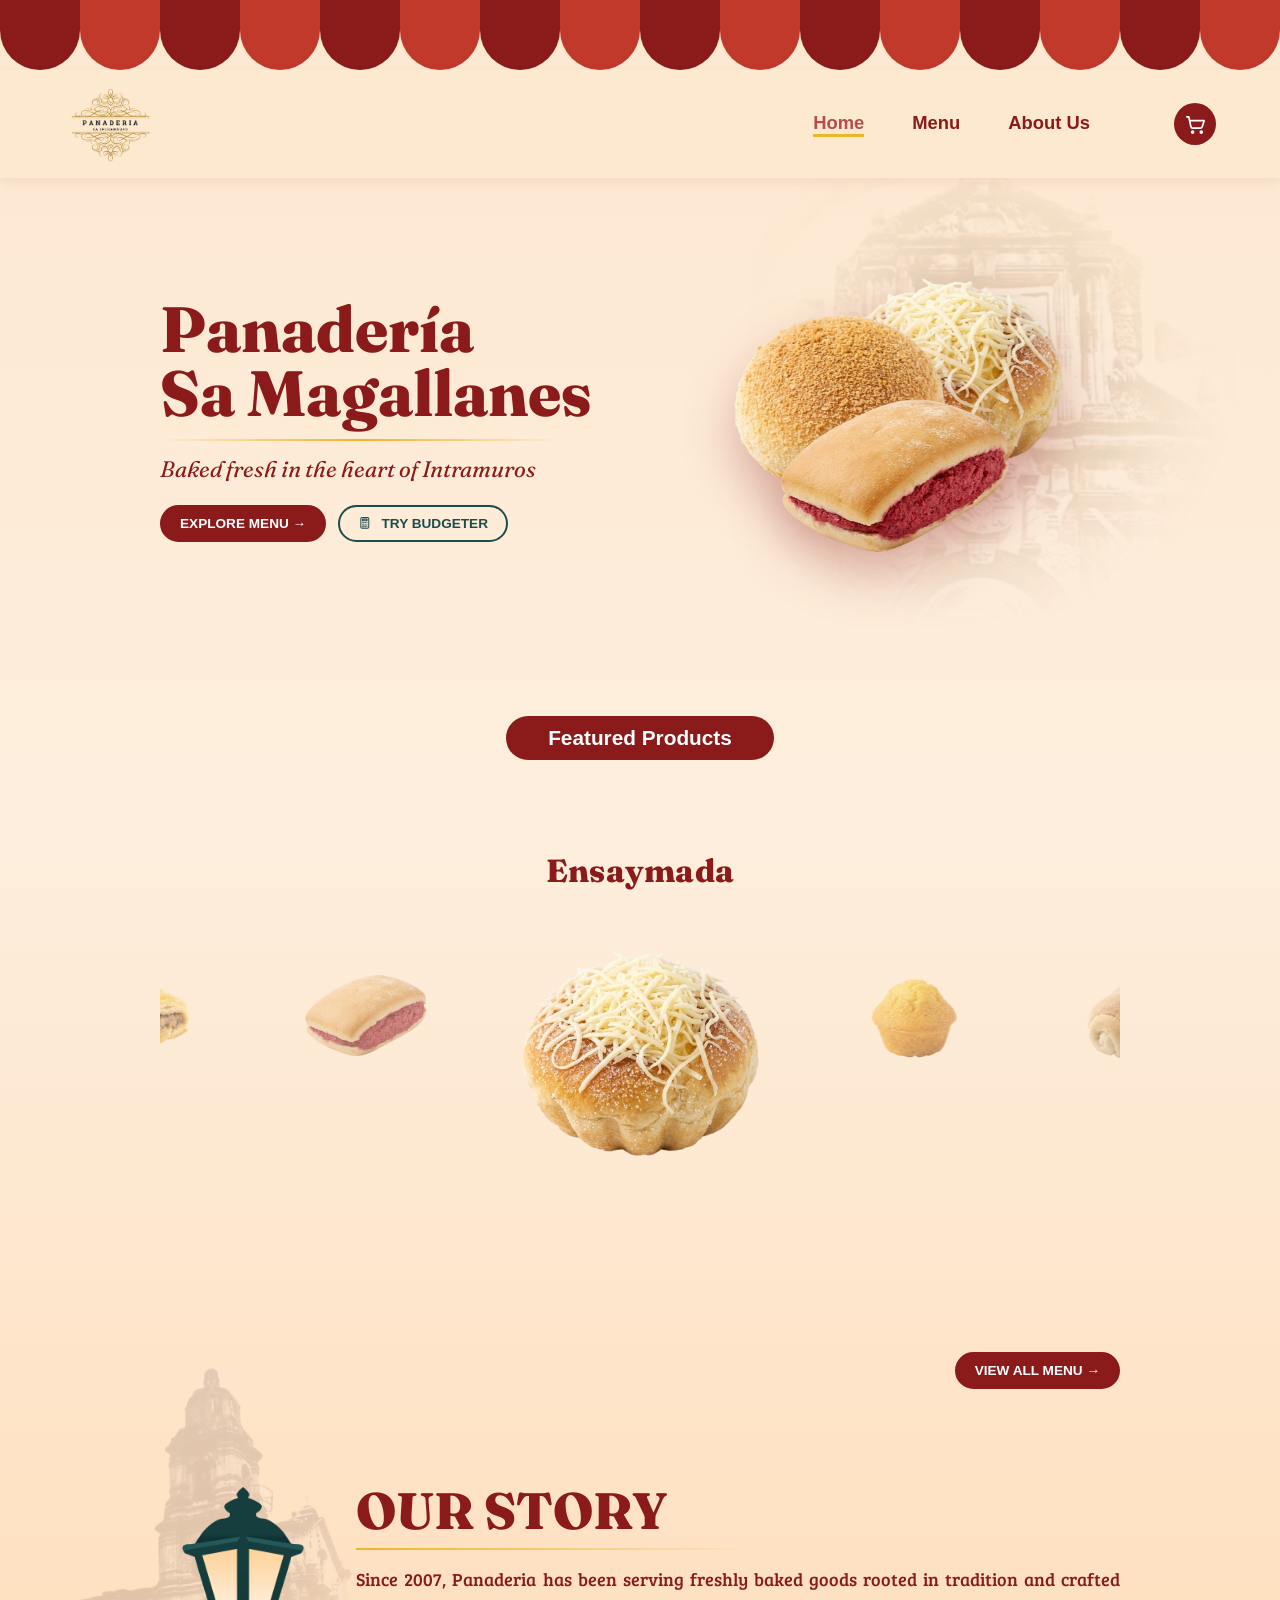
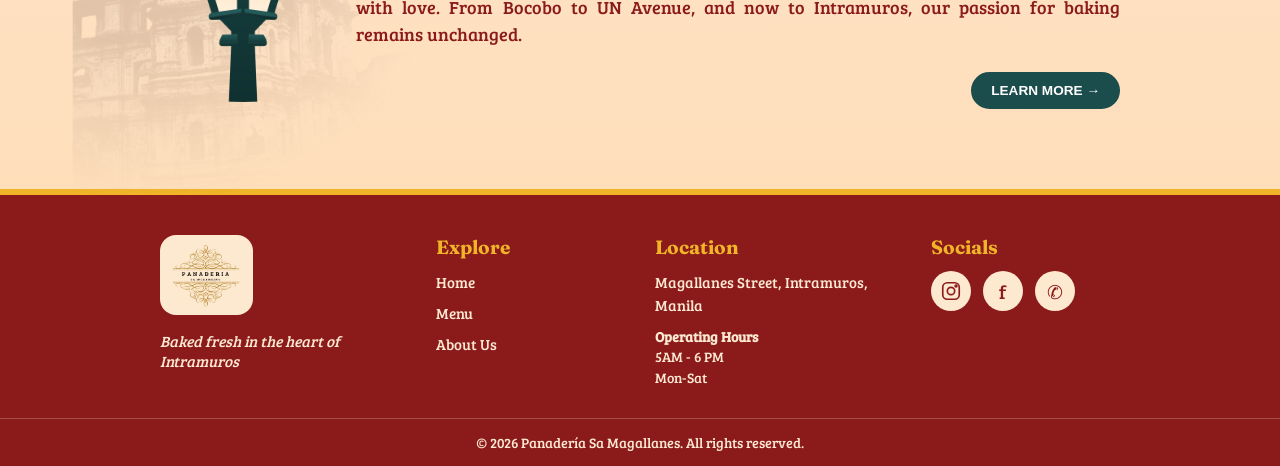
<file: index.html>
<!DOCTYPE html>
<html lang="en">
<head>
  <meta charset="utf-8">
  <meta name="viewport" content="width=device-width, initial-scale=1">
  <title>Home | Panadería Sa Magallanes</title>

  <link rel="preconnect" href="https://fonts.googleapis.com">
  <link href="https://fonts.googleapis.com/css2?family=Bree+Serif&family=Fraunces:ital,wght@0,600;0,800;1,400&display=swap" rel="stylesheet">

  <link rel="stylesheet" href="style.css">
</head>
<body>

  <div class="awning"></div>

  <div id="site-header"></div>

  <main>

    <section class="hero container">
      <div class="hero-text">
        <h1>Panadería<br>Sa Magallanes</h1>
        <div class="divider"></div>
        <p class="tagline">Baked fresh in the heart of Intramuros</p>
        <div class="btns">
          <a class="btn" href="menu.html">EXPLORE MENU →</a>
          <a class="btn btn-outline" href="menu.html#budgeter">🧮 TRY BUDGETER</a>
        </div>
      </div>

      <div class="hero-img hero-products" aria-label="Ensaymada, Pan de Regla, and Cheese Bread">
        <img class="hero-product hero-ensaymada" src="images/Ensaymada.png" alt="Ensaymada">
        <img class="hero-product hero-pan-de-regla" src="images/Pan-De-Regla.png" alt="Pan de Regla">
        <img class="hero-product hero-cheese-bread" src="images/Cheese-Bread.png" alt="Cheese Bread">
      </div>
    </section>

    <section class="container center">
  <span class="pill">Featured Products</span>

  <div class="carousel">
  <div class="car-track" id="featured-track"></div>
  </div>

  <div class="right">
    <a class="btn" href="menu.html">VIEW ALL MENU →</a>
  </div>
  </section>

    <section class="container story-wrap">
      <img class="lamp" src="images/lamp.png" alt="">
      <div class="story">
        <h2>OUR STORY</h2>
        <div class="divider left"></div>
        <p>Since 2007, Panaderia has been serving freshly baked goods rooted in tradition and crafted with love. From Bocobo to UN Avenue, and now to Intramuros, our passion for baking remains unchanged.</p>
        <div class="right">
          <a class="btn btn-teal" href="about.html">LEARN MORE →</a>
        </div>
      </div>
    </section>

  </main>

  <div id="site-footer"></div>

  <script src="script.js"></script>
</body>
</html>
</file>
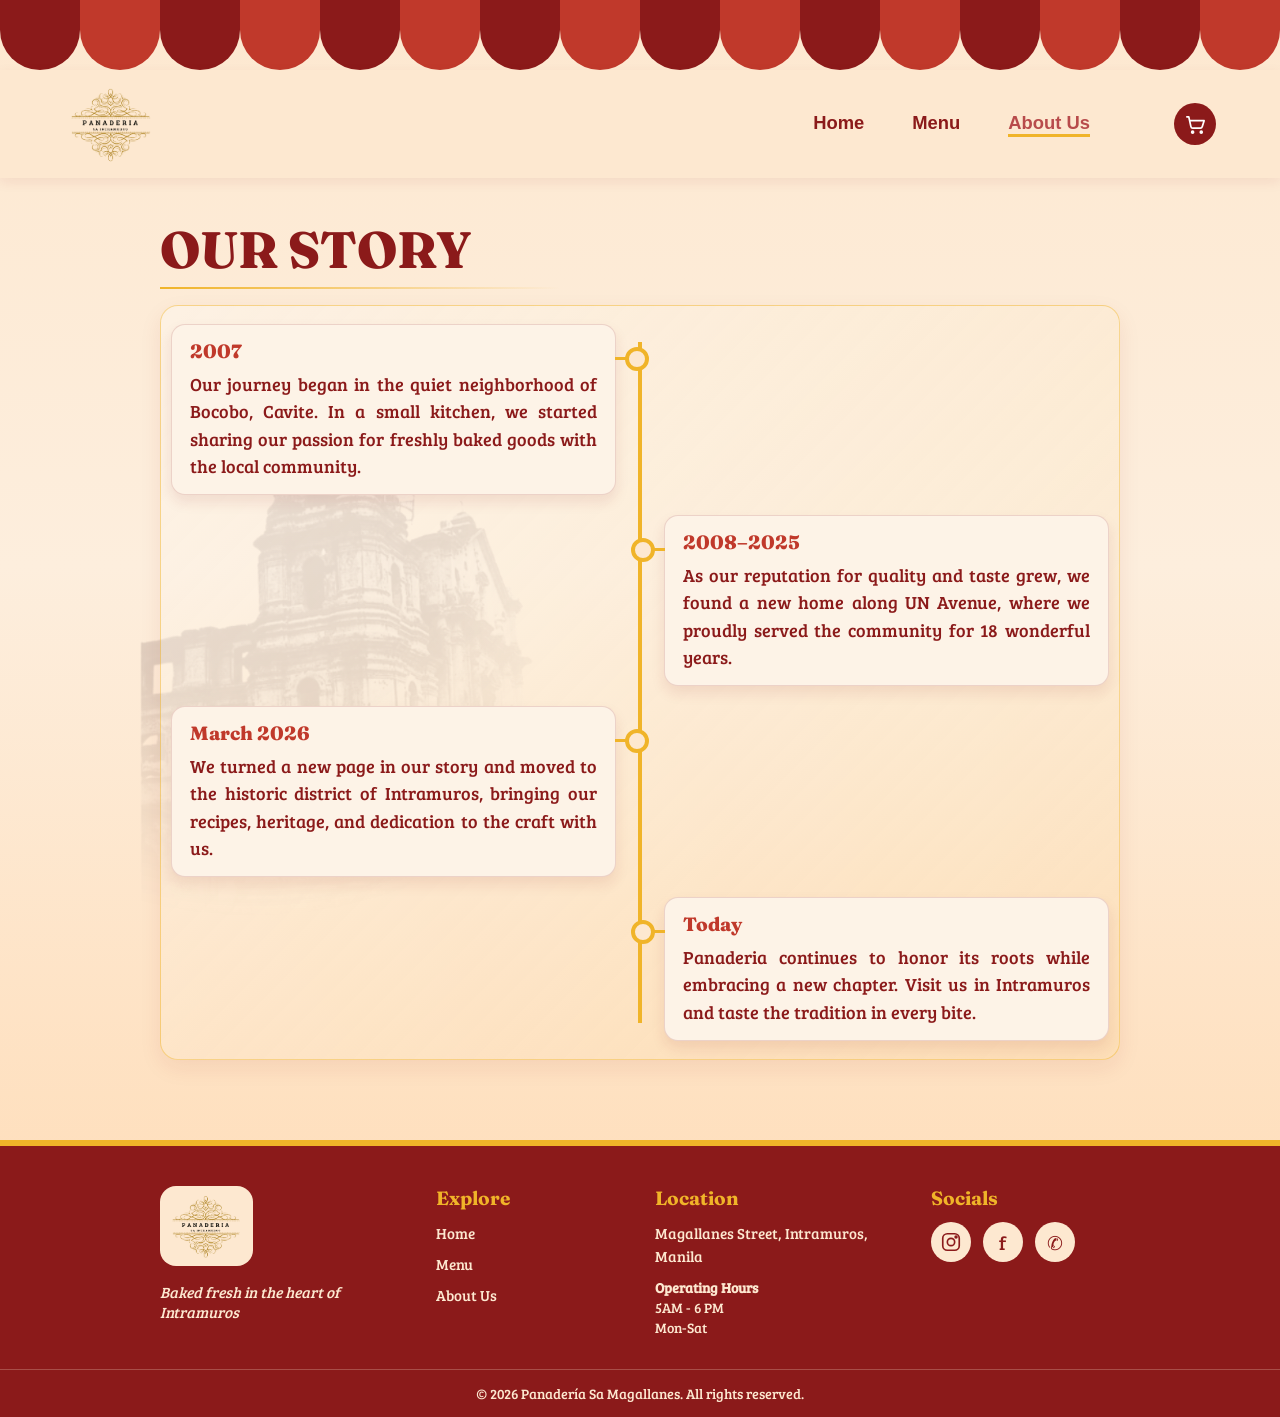
<file: about.html>
<!DOCTYPE html>
<html lang="en">
<head>
  <meta charset="utf-8">
  <meta name="viewport" content="width=device-width, initial-scale=1">
  <title>About Us | Panaderia Sa Magallanes</title>

  <link rel="preconnect" href="https://fonts.googleapis.com">
  <link href="https://fonts.googleapis.com/css2?family=Bree+Serif&family=Fraunces:ital,wght@0,600;0,800;1,400&display=swap" rel="stylesheet">
  <link rel="stylesheet" href="style.css">
</head>
<body>
  <div class="awning"></div>
  <div id="site-header"></div>

  <main class="container">
    <section class="story-wrap about-story">
      <div class="story">
        <h2>OUR STORY</h2>
        <div class="divider left"></div>

        <div class="timeline" aria-label="Panaderia history">
          <div class="timeline-track">
          <article class="timeline-item">
            <span class="timeline-year">2007</span>
            <p>Our journey began in the quiet neighborhood of Bocobo, Cavite. In a small kitchen, we started sharing our passion for freshly baked goods with the local community.</p>
          </article>
          <article class="timeline-item">
            <span class="timeline-year">2008–2025</span>
            <p>As our reputation for quality and taste grew, we found a new home along UN Avenue, where we proudly served the community for 18 wonderful years.</p>
          </article>
          <article class="timeline-item">
            <span class="timeline-year">March 2026</span>
            <p>We turned a new page in our story and moved to the historic district of Intramuros, bringing our recipes, heritage, and dedication to the craft with us.</p>
          </article>
          <article class="timeline-item">
            <span class="timeline-year">Today</span>
            <p>Panaderia continues to honor its roots while embracing a new chapter. Visit us in Intramuros and taste the tradition in every bite.</p>
          </article>
          </div>
        </div>
      </div>
    </section>

  </main>

  <div id="site-footer"></div>
  <script src="script.js"></script>
</body>
</html>
</file>
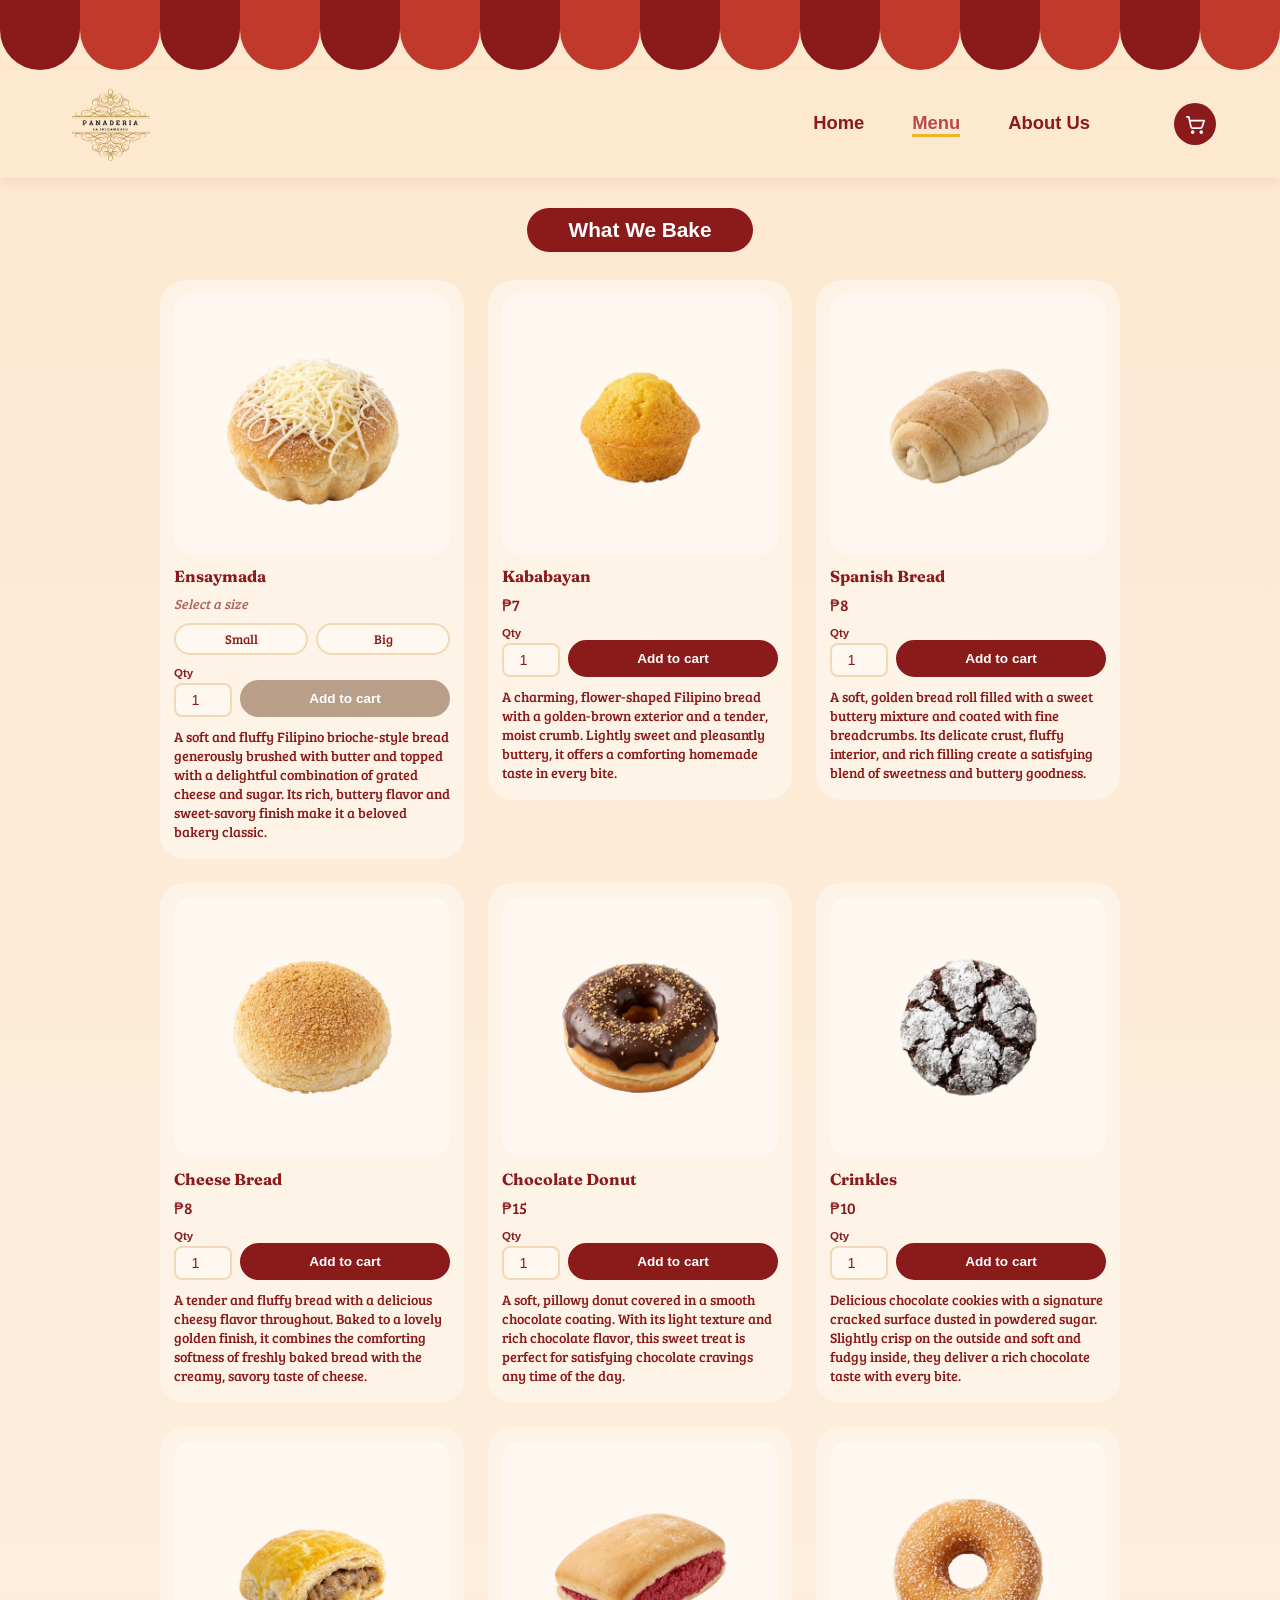
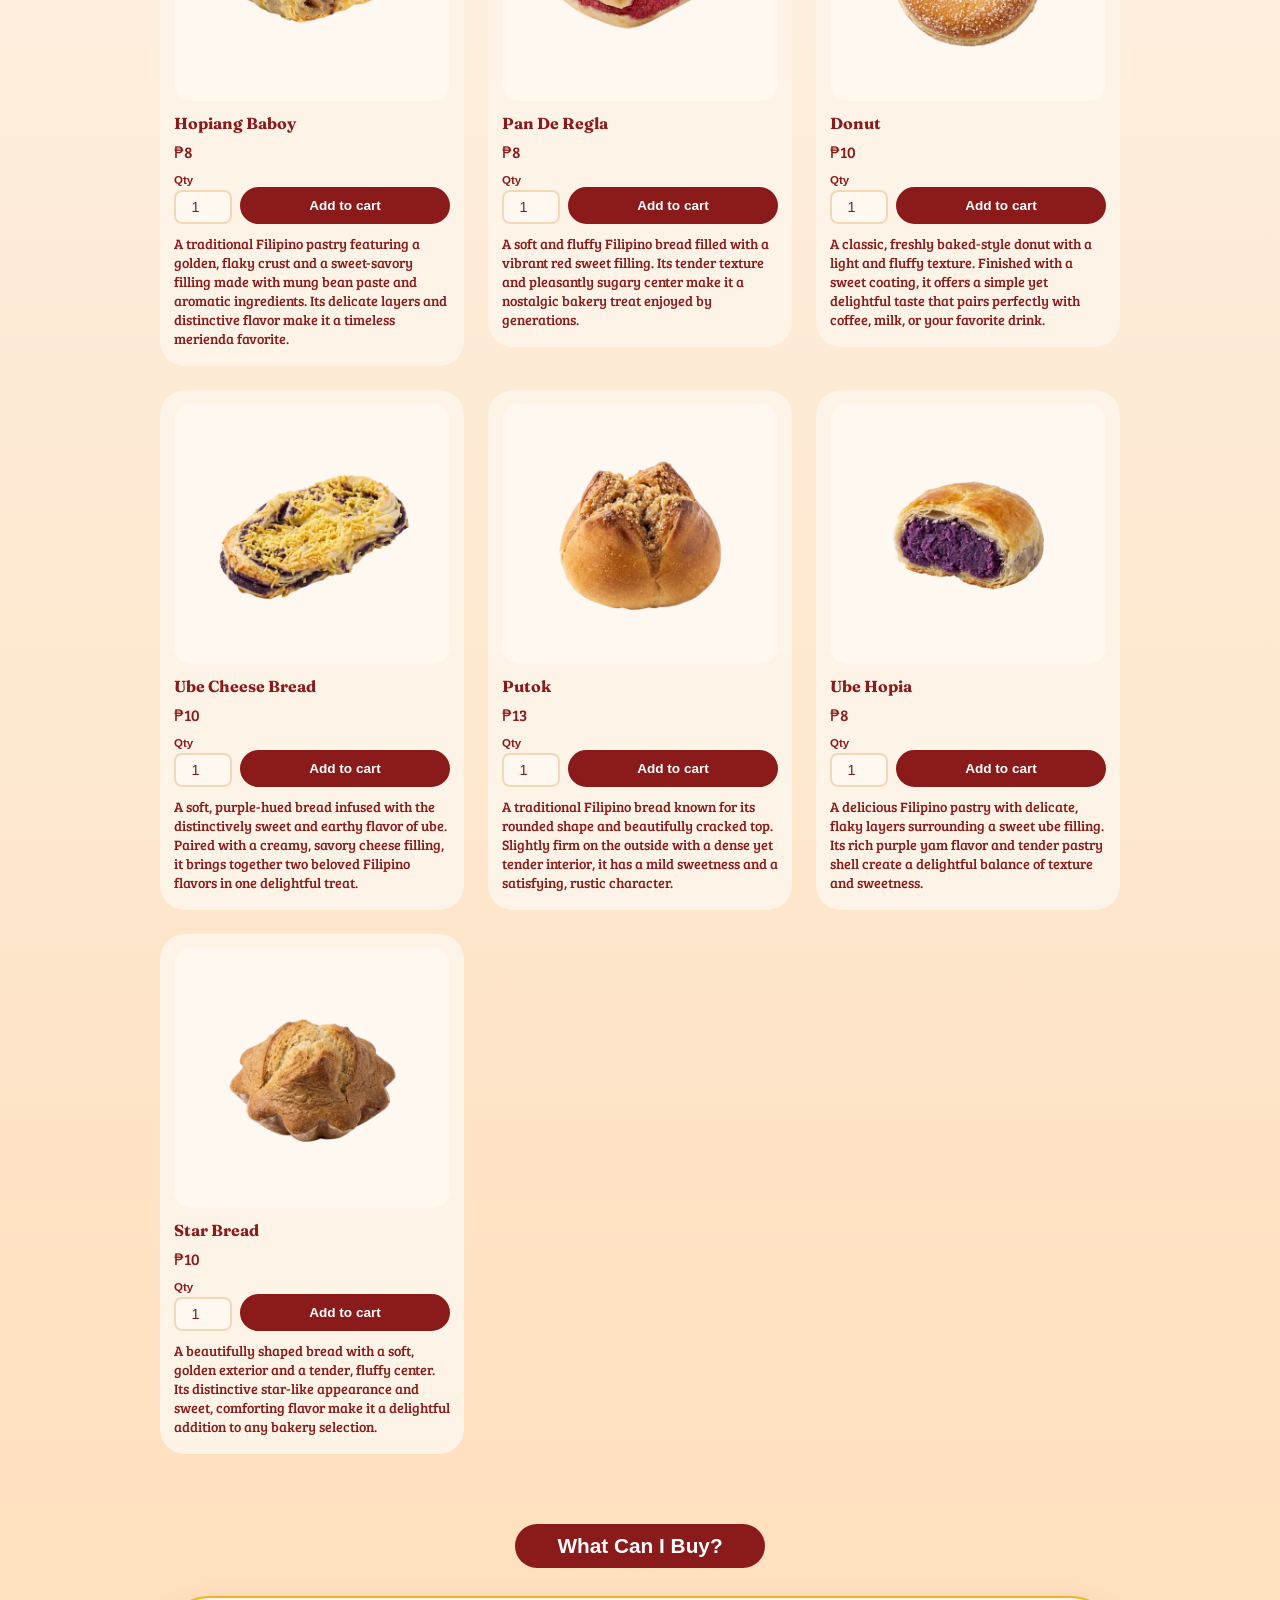
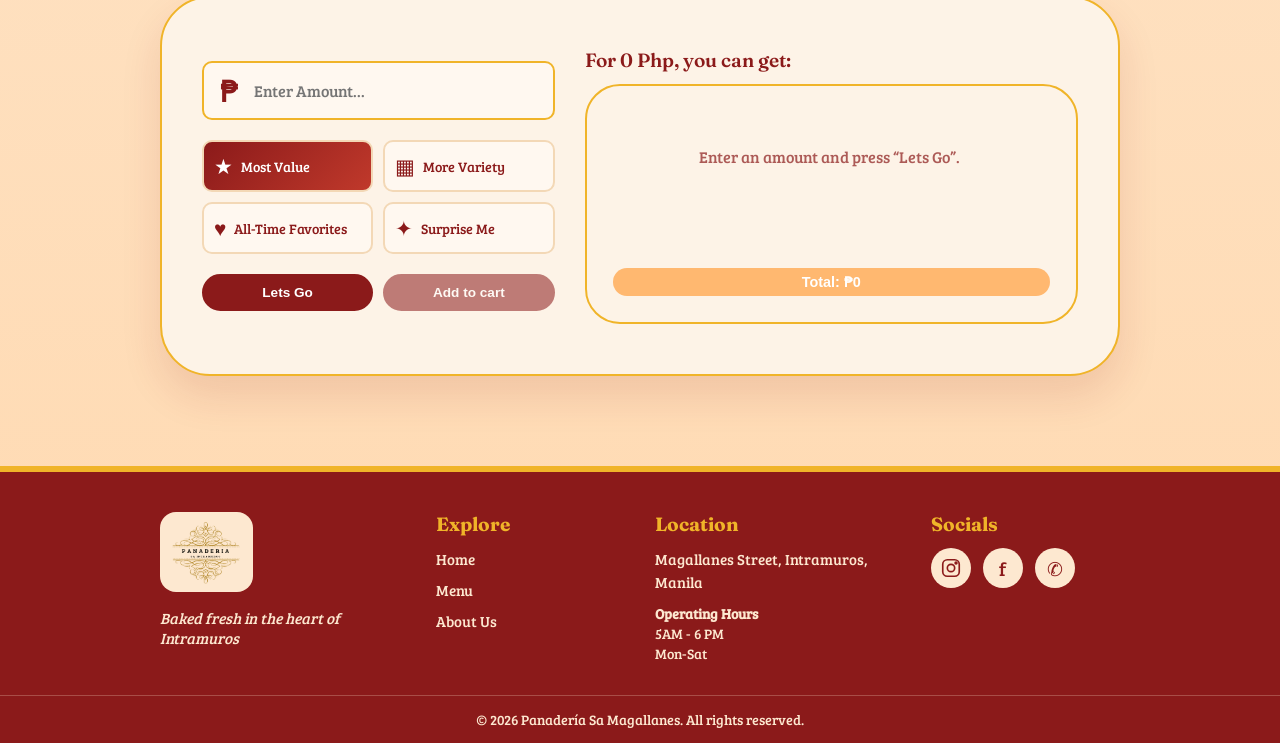
<file: menu.html>
<!DOCTYPE html>
<html lang="en">
<head>
  <meta charset="utf-8">
  <meta name="viewport" content="width=device-width, initial-scale=1">
  <title>Menu | Panadería Sa Magallanes</title>

  <link rel="preconnect" href="https://fonts.googleapis.com">
  <link href="https://fonts.googleapis.com/css2?family=Bree+Serif&family=Fraunces:ital,wght@0,600;0,800;1,400&display=swap" rel="stylesheet">

  <link rel="stylesheet" href="style.css">
</head>
<body>

  <div class="awning"></div>

  <div id="site-header"></div>

  <main class="container center">
  <span class="pill">What We Bake</span>
  <div class="grid" id="menu-grid"></div>

  <section id="budgeter" class="budgeter-section">
    <span class="pill">What Can I Buy?</span>
    <div id="budgeter-mount"></div>
  </section>
</main>

  <div id="site-footer"></div>

  <script src="script.js"></script>
</body>
</html>
</file>
<file: style.css>
:root {
  --maroon: #8b1a1a;
  --red: #c0392b;
  --cream: #fde8d0;
  --card: #fdf3e7;
  --gold: #f0b429;
  --teal: #1b4d4d;
  --peach: #ffb870;
}

* {
  box-sizing: border-box;
  margin: 0;
}

body {
  font-family: 'Bree Serif', serif;
  color: var(--maroon);
  background: linear-gradient(180deg, #fde8d0, #fdeedd 40%, #ffd9b0);
  min-height: 100vh;
}

a {
  color: inherit;
  text-decoration: none;
}

img {
  max-width: 100%;
}

h1,
h2,
h3,
h4 {
  font-family: 'Fraunces', serif;
}

h1 {
  font-size: clamp(2.6rem, 6vw, 4rem);
  line-height: 1;
  font-weight: 800;
}

.container {
  max-width: 1000px;
  margin: 0 auto;
  padding: 0 20px;
}

.awning {
  height: 70px;
  background: url("data:image/svg+xml,%3Csvg xmlns='http://www.w3.org/2000/svg' width='160' height='70' viewBox='0 0 160 70'%3E%3Cpath fill='%238b1a1a' d='M0 0H80V30A40 40 0 0 1 0 30Z'/%3E%3Cpath fill='%23c0392b' d='M80 0H160V30A40 40 0 0 1 80 30Z'/%3E%3C/svg%3E") 0 0 / 160px 70px repeat-x;
}

.nav {
  display: flex;
  justify-content: space-between;
  align-items: center;
  padding-top: 10px;
  padding-bottom: 10px;
}

.menu-toggle {
  display: none;
  place-items: center;
  width: 44px;
  height: 44px;
  padding: 0;
  border: 0;
  border-radius: 14px;
  background: #F4D8C2;
  color: var(--maroon);
  cursor: pointer;
  transition: background 0.2s ease, border-radius 0.2s ease;
}

.menu-icon {
  width: 20px;
  height: 20px;
  fill: none;
  stroke: currentColor;
  stroke-linecap: round;
  stroke-linejoin: round;
  stroke-width: 2;
}

.menu-line {
  transform-box: fill-box;
  transform-origin: center;
  transition: transform 0.25s ease, opacity 0.2s ease;
}

.menu-toggle.is-open .line-top {
  transform: translateY(6px) rotate(45deg);
}

.menu-toggle.is-open .line-middle {
  opacity: 0;
}

.menu-toggle.is-open .line-bottom {
  transform: translateY(-6px) rotate(-45deg);
}

.menu-toggle:hover,
.menu-toggle:focus-visible {
  background: #8B1A1A;
  color: #F4D8C2;
  border-radius: 16px;
  outline: none;
}

.logo {
  height: 100px;
  min-width: 100px;
}

nav {
  display: flex;
  gap: 28px;
  font-family: Arial, sans-serif;
  font-weight: 700;
  font-size: 1.15rem;
}

nav a:hover,
nav a.active {
  border-bottom: 3px solid var(--gold);
}

nav a.active {
  color: #b84b4b;
}

.hero {
  display: grid;
  grid-template-columns: 1fr 1fr;
  align-items: center;
  gap: clamp(20px, 4.5vw, 60px);
  padding-top: clamp(20px, 3vw, 40px);
  padding-bottom: clamp(30px, 5vw, 70px);
}

.hero-img img {
  width: 100%;
  filter: drop-shadow(0 25px 25px rgba(139, 26, 26, 0.3));
}

.hero-products {
  position: relative;
  width: 100%;
  max-width: 660px;
  aspect-ratio: 1 / 0.9;
  margin-inline: auto;
  isolation: isolate;
}

.hero-products .hero-product {
  position: absolute;
  width: 76%;
  height: 76%;
  object-fit: contain;
  z-index: 1;
  transition: transform 0.35s cubic-bezier(0.22, 1, 0.36, 1);
  will-change: transform;
}

.hero-products .hero-ensaymada {
  top: 0;
  right: 0;
  z-index: 1;
}

.hero-products .hero-pan-de-regla {
  bottom: -2%;
  left: 12%;
  z-index: 3;
}

.hero-products .hero-cheese-bread {
  top: 8%;
  left: 0;
  z-index: 1;
}

.hero-products:hover .hero-ensaymada {
  transform: translate(24px, -22px) scale(1.04);
}

.hero-products:hover .hero-pan-de-regla {
  transform: translateY(24px) rotate(-4deg) scale(1.04);
}

.hero-products:hover .hero-cheese-bread {
  transform: translate(-24px, -20px) rotate(4deg) scale(1.04);
}

@media (prefers-reduced-motion: reduce) {
  .hero-products .hero-product {
    transition: none;
  }
}

.tagline {
  font-style: italic;
  font-size: clamp(1.05rem, 2vw, 1.4rem);
  font-family: 'Fraunces', serif;
  margin: 14px 0 22px;
}

.divider {
  height: 2px;
  width: 100%;
  max-width: 400px;
  background: linear-gradient(90deg, transparent, var(--gold), transparent);
  margin-top: 14px;
}

.divider.left {
  background: linear-gradient(90deg, var(--gold), transparent);
  margin: 6px 0 16px;
}

.btns {
  display: flex;
  gap: 12px;
  flex-wrap: wrap;
}

.btn {
  display: inline-block;
  background: var(--maroon);
  color: #fff;
  border: 2px solid var(--maroon);
  border-radius: 30px;
  padding: 9px 18px;
  font: 700 0.85rem Arial, sans-serif;
  cursor: pointer;
  transition: 0.2s;
}

.btn:hover {
  transform: translateY(-2px);
  background: var(--red);
}

.btn-outline {
  background: transparent;
  color: var(--teal);
  border-color: var(--teal);
}

.btn-outline:hover {
  background: var(--teal);
  color: #fff;
}

.btn-teal {
  background: var(--teal);
  border-color: var(--teal);
}

.btn-teal:hover {
  background: #349b9b;
  border-color: var(--teal);
}

.btn-sm {
  padding: 4px 14px;
  font: 0.75rem 'Bree Serif', serif;
}

.center {
  text-align: center;
  padding-top: 30px;
  padding-bottom: 50px;
}

.right {
  text-align: right;
  margin-top: 24px;
}

.pill {
  display: inline-block;
  background: var(--maroon);
  color: #fff;
  font: 700 1.3rem Arial, sans-serif;
  padding: 10px 42px;
  border-radius: 40px;
  margin-bottom: 28px;
}

.lead {
  margin: -10px 0 24px;
}

.widget {
  display: grid;
  grid-template-columns: 1fr 1.4fr;
  gap: 30px;
  background: var(--card);
  border: 2px solid var(--gold);
  border-radius: 50px;
  padding: 50px 40px;
  box-shadow: 0 20px 40px rgba(139, 26, 26, 0.12);
  text-align: left;
}

.w-left {
  display: flex;
  flex-direction: column;
  gap: 20px;
  align-items: center;
  justify-content: center;
}

.amount {
  display: flex;
  align-items: center;
  gap: 14px;
  width: 100%;
  border: 2px solid var(--gold);
  border-radius: 10px;
  background: #fff8f0;
  padding: 8px 16px;
}

.amount b {
  font-size: 1.8rem;
}

.amount input {
  border: 0;
  background: none;
  font: inherit;
  color: var(--maroon);
  width: 100%;
  outline: 0;
}

.modes {
  display: grid;
  grid-template-columns: 1fr 1fr;
  gap: 10px;
  width: 100%;
}

.mode {
  display: flex;
  align-items: center;
  gap: 8px;
  padding: 10px;
  border: 2px solid #f3d8b6;
  border-radius: 10px;
  background: #fff8f0;
  color: var(--maroon);
  font: inherit;
  font-size: 0.85rem;
  cursor: pointer;
  text-align: left;
}

.mode i {
  font-style: normal;
  font-size: 1.3rem;
}

.mode.on {
  background: linear-gradient(135deg, var(--maroon), var(--red));
  color: #fff;
}

.w-right h3 {
  font-weight: 600;
  margin-bottom: 12px;
  font-size: 1.2rem;
}

.res {
  border: 2px solid var(--gold);
  border-radius: 35px;
  padding: 26px;
  min-height: 240px;
}

.res-items {
  display: flex;
  flex-wrap: wrap;
  gap: 12px;
  justify-content: center;
  margin-bottom: 18px;
}

.mini {
  width: 120px;
  background: linear-gradient(180deg, var(--maroon), var(--red));
  border-radius: 12px;
  padding: 8px;
  color: #fff;
  text-align: center;
  font-size: 0.8rem;
}

.mini img {
  height: 60px;
  object-fit: contain;
  display: block;
  margin: 0 auto 6px;
}

.mini small {
  display: block;
  opacity: 0.9;
}

.mini b {
  background: var(--maroon);
  padding: 0 4px;
  border-radius: 3px;
}

.budget-actions {
  display: flex;
  gap: 10px;
  width: 100%;
}

.budget-actions .btn {
  flex: 1;
}

.budget-actions .btn:disabled {
  opacity: 0.55;
  cursor: not-allowed;
}

.total {
  background: var(--peach);
  color: #fff;
  font: 700 0.9rem Arial, sans-serif;
  border-radius: 20px;
  padding: 6px;
  text-align: center;
}

.hint {
  opacity: 0.7;
  padding: 30px 0;
}

.grid {
  display: grid;
  grid-template-columns: repeat(auto-fill, minmax(250px, 1fr));
  gap: 24px;
  text-align: left;
  align-items: start;
}

.card {
  background: var(--card);
  border-radius: 25px;
  padding: 14px 14px 18px;
  transition: 0.25s;
}

.card:hover {
  transform: translateY(-4px);
  box-shadow: 0 12px 25px rgba(139, 26, 26, 0.18);
  border: 1px solid var(--gold);
}

.card .img {
  height: 260px;
  display: grid;
  place-items: center;
  background: #fff8f0;
  border-radius: 18px;
  margin-bottom: 12px;
}

.card .img img {
  width: 100%;
  height: 100%;
  max-width: 100%;
  max-height: 245px;
  padding: 6px;
  object-fit: contain;
}

.card .row {
  display: flex;
  justify-content: space-between;
  align-items: center;
  margin-top: 8px;
}

.cart-add {
  flex: 1;
  margin-top: 12px;
  text-align: center;
}

.product-cart-row {
  display: flex;
  align-items: end;
  gap: 8px;
  margin-top: 12px;
}

.product-quantity {
  display: flex;
  flex-direction: column;
  gap: 4px;
  color: var(--maroon);
  font: 700 0.72rem Arial, sans-serif;
}

.quantity-input {
  width: 58px;
  height: 34px;
  padding: 5px;
  border: 2px solid #f3d8b6;
  border-radius: 8px;
  background: #fff8f0;
  color: var(--maroon);
  font: 0.9rem Arial, sans-serif;
  text-align: center;
}

.quantity-input:focus {
  outline: 2px solid var(--gold);
}

.cart-add:disabled {
  border-color: #b99f8a;
  background: #b99f8a;
  cursor: not-allowed;
  transform: none;
}

.cart-toast {
  position: fixed;
  top: 50%;
  left: 50%;
  z-index: 200;
  display: flex;
  flex-direction: column;
  align-items: center;
  gap: 8px;
  padding: 18px 26px;
  border-radius: 30px;
  background: rgba(0, 0, 0, 0.72);
  color: #fff;
  font: 700 0.95rem Arial, sans-serif;
  opacity: 0;
  pointer-events: none;
  transform: translate(-50%, -40%);
  transition: opacity 0.25s ease, transform 0.25s ease;
}

.toast-check {
  display: grid;
  place-items: center;
  width: 42px;
  height: 42px;
  border-radius: 50%;
  background: #fff;
  color: #111;
}

.toast-check svg {
  width: 30px;
  height: 30px;
  fill: none;
  stroke: currentColor;
  stroke-linecap: round;
  stroke-linejoin: round;
  stroke-width: 1.8;
}

.cart-toast.show {
  opacity: 1;
  transform: translate(-50%, -50%);
}

.cart-toast.pop {
  animation: toast-pop 0.35s ease-out;
}

@keyframes toast-pop {
  0% {
    transform: translate(-50%, -50%) scale(0.72);
  }
  65% {
    transform: translate(-50%, -50%) scale(1.08);
  }
  100% {
    transform: translate(-50%, -50%) scale(1);
  }
}

.desc {
  display: none;
  font-size: 0.85rem;
  margin-top: 10px;
}

.card.open .desc {
  display: block;
}

.story-wrap {
  display: flex;
  gap: clamp(14px, 3vw, 30px);
  align-items: center;
  padding-top: 40px;
  padding-bottom: 40px;
}

.lamp {
  width: clamp(90px, 13vw, 200px);
  height: auto;
  flex-shrink: 0;
}

.story {
  flex: 1;
}

.about-story {
  display: block;
}

.about-story .story {
  width: 100%;
}

.story h2 {
  font-size: clamp(2rem, 5vw, 3.2rem);
  font-weight: 800;
}

.story p {
  text-align: justify;
  line-height: 1.55;
  font-size: clamp(0.95rem, 1.7vw, 1.1rem);
  margin-bottom: 20px;
}

.timeline {
  position: relative;
  height: auto;
  max-height: none;
  overflow: visible;
  padding: 18px 10px 18px;
  border: 1px solid rgba(240, 180, 41, 0.45);
  border-radius: 18px;
  background: linear-gradient(135deg, rgba(255, 255, 255, 0.3), rgba(240, 180, 41, 0.08));
  box-shadow: 0 8px 22px rgba(139, 26, 26, 0.08);
  scrollbar-color: var(--maroon) var(--cream);
  scrollbar-width: thin;
}

.timeline-track {
  position: relative;
  min-height: 100%;
}

.timeline-track::before {
  content: '';
  position: absolute;
  top: 18px;
  bottom: 18px;
  left: 50%;
  width: 4px;
  transform: translateX(-50%);
  background: var(--gold);
  z-index: 0;
}

.timeline-item {
  position: relative;
  z-index: 1;
  width: calc(50% - 24px);
  padding: 14px 18px;
  margin-bottom: 20px;
  border: 1px solid rgba(139, 26, 26, 0.15);
  border-radius: 14px;
  background: var(--card);
  box-shadow: 0 7px 14px rgba(139, 26, 26, 0.1);
}

.timeline-item:nth-child(odd) {
  margin-right: auto;
}

.timeline-item:nth-child(even) {
  margin-left: auto;
}

.timeline-item:last-child {
  margin-bottom: 0;
}

.timeline-item::before {
  content: '';
  position: absolute;
  top: 22px;
  width: 16px;
  height: 16px;
  border: 4px solid var(--gold);
  border-radius: 50%;
  background: var(--cream);
  z-index: 2;
}

.timeline-item::after {
  content: '';
  position: absolute;
  top: 32px;
  width: 26px;
  height: 3px;
  background: var(--gold);
  z-index: 1;
}

.timeline-item:nth-child(odd)::before {
  right: -34px;
}

.timeline-item:nth-child(odd)::after {
  right: -26px;
}

.timeline-item:nth-child(even)::before {
  left: -34px;
}

.timeline-item:nth-child(even)::after {
  left: -26px;
}

.timeline-year {
  display: block;
  margin-bottom: 8px;
  color: var(--red);
  font: 800 1.2rem 'Fraunces', serif;
}

.timeline-item p {
  margin-bottom: 0;
}

@media (max-width: 760px) {
  .hero,
  .widget {
    grid-template-columns: 1fr;
  }

  .story-wrap {
    flex-direction: column;
  }

  .nav {
    flex-direction: row;
    flex-wrap: wrap;
    gap: 8px;
  }

  .nav .logo {
    order: 1;
  }

  .nav .menu-toggle {
    display: grid;
    order: 2;
    margin-left: auto;
  }

  .nav .cart-button {
    order: 3;
  }

  .nav nav {
    display: flex;
    order: 4;
    flex-basis: 100%;
    flex-direction: column;
    gap: 0;
    width: 100%;
    padding: 8px 0;
    font-size: 1rem;
    max-height: 0;
    opacity: 0;
    overflow: hidden;
    visibility: hidden;
    transition: max-height 0.3s ease, opacity 0.2s ease, visibility 0.3s ease;
  }

  .nav nav.open {
    max-height: 240px;
    opacity: 1;
    visibility: visible;
  }

  .nav nav a {
    padding: 12px 8px;
    border-bottom: 1px solid rgba(139, 26, 26, 0.18);
  }

  .nav nav a.active {
    border-bottom: 3px solid var(--gold);
    color: #b84b4b;
  }

  .widget {
    padding: 30px 20px;
    border-radius: 30px;
  }
}
html {
  scroll-behavior: smooth;
}

.budgeter-section {
  padding-top: 70px;
  scroll-margin-top: 110px;
}

@media (max-width: 480px) {
  .hero {
    min-height: 0;
    padding-bottom: 40px;
  }

  .visit {
    flex-direction: column;
    gap: 8px;
    text-align: center;
  }

  .pill {
    padding: 10px 28px;
    font-size: 1.1rem;
  }

  .story h2 {
    font-size: 2.4rem;
  }

  .mode {
    font-size: 0.8rem;
  }
}
.site-footer {
  background: var(--maroon);
  color: var(--cream);
  margin-top: 40px;
  padding-top: 40px;
  border-top: 6px solid var(--gold);
}

.footer-grid {
  display: grid;
  grid-template-columns: 1.3fr 1fr 1.3fr 1fr;
  gap: 30px;
  padding-bottom: 30px;
}

.footer-logo img {
  height: 80px;
  min-width: 80px;
  background: var(--cream);
  border-radius: 16px;
  padding: 6px;
}

.footer-brand p {
  margin-top: 12px;
  font-style: italic;
  font-size: 0.95rem;
}

.footer-col h4 {
  color: var(--gold);
  font-size: 1.2rem;
  margin-bottom: 12px;
}

.footer-col p,
.footer-col li {
  font-size: 0.95rem;
  line-height: 1.5;
}

.footer-col ul {
  list-style: none;
  padding: 0;
}

.footer-col li {
  margin-bottom: 8px;
}

.footer-col a:hover {
  color: var(--gold);
}

.footer-col .hours {
  margin-top: 10px;
  font-size: 0.85rem;
}

.icons {
  display: flex;
  gap: 12px;
}

.icons a {
  width: 40px;
  height: 40px;
  border-radius: 50%;
  background: var(--cream);
  color: var(--maroon);
  display: grid;
  place-items: center;
  font-size: 1.2rem;
}

.icons a:hover {
  background: var(--gold);
  color: var(--maroon);
}

.icons svg {
  width: 22px;
  height: 22px;
  fill: none;
  stroke: currentColor;
  stroke-linecap: round;
  stroke-linejoin: round;
  stroke-width: 1.8;
}

.budgeter-icon {
  width: 1em;
  height: 1em;
  margin-right: 6px;
  vertical-align: -0.15em;
  fill: none;
  stroke: currentColor;
  stroke-linecap: round;
  stroke-linejoin: round;
  stroke-width: 1.8;
}

.footer-bottom {
  border-top: 1px solid rgba(253, 232, 208, 0.25);
  text-align: center;
  padding: 14px 20px;
  font-size: 0.85rem;
}

@media (max-width: 760px) {
  .footer-grid {
    grid-template-columns: 1fr;
    text-align: center;
  }

  .icons {
    justify-content: center;
  }
}
.hero {
  position: relative;
}

.hero::before {
  content: '';
  position: absolute;
  top: -10%;
  bottom: -8%;
  right: -20%;
  width: 80%;
  background: url('images/hero-bg.png') right center / contain no-repeat;
  opacity: 0.65; /* lower = more transparent */
  -webkit-mask-image: linear-gradient(to left, #000 65%, transparent);
  mask-image: linear-gradient(to left, #000 65%, transparent);
  pointer-events: none;
  z-index: 0;
}

.hero > * {
  position: relative;
  z-index: 1;
}

@media (max-width: 760px) {
  .hero::before {
    width: 100%;
    right: 0;
    opacity: 0.65;
  }
}
#site-header {
  position: sticky;
  top: 0;
  z-index: 100;
  background: rgba(253, 232, 208, 0.92);
  -webkit-backdrop-filter: blur(8px);
  backdrop-filter: blur(8px);
  box-shadow: 0 4px 12px rgba(139, 26, 26, 0.08);
}

.nav {
  max-width: none;               
  padding: 14px 5%;              
  gap: 80px;                     
}

.logo {
  height: 80px;                  
  min-width: 80px;
  display: block;
}

nav {
  gap: 48px;                     
  margin-left: auto;
}

.cart-button {
  position: relative;
  display: grid;
  place-items: center;
  width: 42px;
  height: 42px;
  margin-left: 4px;
  border: 0;
  border-radius: 50%;
  background: var(--maroon);
  color: #fff;
  cursor: pointer;
}

.cart-button:hover {
  background: var(--red);
}

.cart-button svg {
  width: 23px;
  height: 23px;
  fill: none;
  stroke: currentColor;
  stroke-linecap: round;
  stroke-linejoin: round;
  stroke-width: 1.8;
}

.cart-count {
  position: absolute;
  top: -5px;
  right: -5px;
  min-width: 19px;
  height: 19px;
  padding: 2px 5px;
  border-radius: 12px;
  background: var(--gold);
  color: var(--maroon);
  font: 700 0.7rem Arial, sans-serif;
  line-height: 15px;
}

.cart-panel {
  position: absolute;
  top: calc(100% + 10px);
  right: 5%;
  z-index: 110;
  display: none;
  width: min(360px, calc(100vw - 32px));
  max-height: 70vh;
  overflow-y: auto;
  padding: 18px;
  background: var(--card);
  border: 2px solid var(--gold);
  border-radius: 18px;
  box-shadow: 0 12px 30px rgba(139, 26, 26, 0.2);
}

.cart-panel.open {
  display: block;
}

.cart-heading {
  display: flex;
  align-items: center;
  justify-content: space-between;
  margin-bottom: 12px;
}

.cart-heading h3 {
  font-size: 1.3rem;
}

.cart-close {
  border: 0;
  background: transparent;
  color: var(--maroon);
  font-size: 1.5rem;
  cursor: pointer;
}

.cart-item {
  position: relative;
  display: flex;
  gap: 10px;
  padding: 10px 0;
  border-top: 1px solid #edcda9;
}

.cart-select {
  display: flex;
  align-items: center;
  gap: 4px;
  color: var(--maroon);
  font: 700 0.68rem Arial, sans-serif;
}

.cart-select input,
.budget-pick input {
  accent-color: var(--maroon);
}

.card.size-small .img img {
  max-height: 150px;
}

.card.size-big .img img {
  max-height: 245px;
  transform: none;
}

.card .product-description {
  display: block;
}

.budget-pick {
  display: flex;
  justify-content: center;
  align-items: center;
  gap: 4px;
  margin-bottom: 4px;
  font-weight: 700;
}

.cart-item img {
  width: 54px;
  height: 54px;
  object-fit: contain;
  background: #fff8f0;
  border-radius: 8px;
}

.cart-item-info {
  display: flex;
  flex: 1;
  min-width: 0;
  flex-direction: column;
  gap: 3px;
  font-family: Arial, sans-serif;
  font-size: 0.8rem;
}

.cart-item-info b {
  font-family: 'Bree Serif', serif;
  font-size: 0.95rem;
}

.cart-quantity {
  display: flex;
  align-items: center;
  gap: 7px;
  margin-top: 3px;
}

.cart-quantity button {
  min-width: 22px;
  height: 22px;
  border: 1px solid var(--gold);
  border-radius: 5px;
  background: #fff8f0;
  color: var(--maroon);
  cursor: pointer;
}

.cart-quantity .cart-remove {
  border: 0;
  background: transparent;
  color: var(--red);
  font-size: 0.7rem;
  text-decoration: underline;
}

.cart-total {
  margin-top: 12px;
  padding-top: 10px;
  border-top: 2px solid var(--gold);
  text-align: right;
  font: 700 0.9rem Arial, sans-serif;
}

.cart-remove-all {
  display: block;
  margin: 10px 0 0 auto;
  border: 0;
  background: transparent;
  color: var(--red);
  font: 0.75rem Arial, sans-serif;
  text-decoration: underline;
  cursor: pointer;
}

.cart-checkout {
  width: 100%;
  margin-top: 12px;
}

.checkout-message-box {
  display: flex;
  flex-direction: column;
  gap: 8px;
  margin-top: 14px;
  font: 0.8rem Arial, sans-serif;
}

.checkout-message-box label {
  line-height: 1.35;
}

.checkout-message {
  width: 100%;
  margin: 0;
  padding: 12px;
  white-space: pre-wrap;
  overflow-wrap: anywhere;
  border: 2px solid var(--gold);
  border-radius: 8px;
  background: rgba(255, 255, 255, 0.68);
  color: var(--maroon);
  font: 0.8rem/1.5 Arial, sans-serif;
}

.checkout-message-source {
  position: absolute;
  width: 1px;
  height: 1px;
  padding: 0;
  overflow: hidden;
  clip: rect(0, 0, 0, 0);
  white-space: nowrap;
  border: 0;
}

.cart-copy {
  width: 100%;
}

.cart-empty {
  padding: 18px 0;
  text-align: center;
  opacity: 0.7;
}

@media (max-width: 760px) {
  .nav {
    padding: 8px 20px;
    gap: 8px;
    flex-direction: row;
    align-items: center;
    justify-content: flex-start;
  }

  .logo {
    height: 50px;
    min-width: 50px;
  }

  nav {
    gap: 18px;
    font-size: 1rem;
    margin-left: auto;
  }
}
.story-wrap {
  position: relative;
}

.story-wrap::before {
  content: '';
  position: absolute;
  top: -27%;
  bottom: -25%;
  left: -18%;
  width: 80%;
  background: url('images/story-bg.png') left center / contain no-repeat;
  opacity: 0.65; 
  -webkit-mask-image: linear-gradient(to right, #000 60%, transparent);
  mask-image: linear-gradient(to right, #000 60%, transparent);
  pointer-events: none;
  z-index: 0;
}

.story-wrap > * {
  position: relative;
  z-index: 1;
}

@media (max-width: 760px) {
  .story-wrap::before {
    left: 0;
    width: 100%;
    opacity: 0.65;
  }
}
body {
  overflow-x: clip;
}
.res {
  height: 240px;                
  min-height: 0;
  display: flex;
  flex-direction: column;
}

.res-items {
  flex: 1;                      
  min-height: 0;
  align-content: flex-start;
  overflow-y: auto;
  padding: 4px 8px 4px 4px;
  scrollbar-width: thin;
  scrollbar-color: var(--maroon) transparent;
}

.res-items::-webkit-scrollbar {
  width: 8px;
}

.res-items::-webkit-scrollbar-thumb {
  background: var(--maroon);
  border-radius: 8px;
}

.res-items::-webkit-scrollbar-track {
  background: transparent;
}
.carousel {
  overflow: hidden;
  padding: 10px 0;
}

.car-track {
  position: relative;
  height: 340px;
  cursor: grab;
  touch-action: pan-y;          
  user-select: none;
  -webkit-user-select: none;
}

.car-track.dragging {
  cursor: grabbing;
}

.feat {
  position: absolute;
  top: 20px;
  left: 50%;
  text-align: center;
  transition: transform 0.6s ease, opacity 0.6s ease;
  will-change: transform;
}

.car-track.dragging .feat {
  transition: transform 0.22s ease-out, opacity 0.22s ease-out;
}

.car-track.dragging .feat img {
  transition: transform 0.22s ease-out;
}

.feat img {
  width: 100%;
  height: 230px;
  object-fit: contain;
  pointer-events: none;
  -webkit-user-drag: none;
  transition: transform 0.6s ease;
}

.feat span {
  position: absolute;
  top: -48px;
  left: 50%;
  width: max-content;
  transform: translateX(-50%);
  font: 800 2rem/1.1 'Fraunces', serif;
  letter-spacing: 0.01em;
  white-space: nowrap;
  opacity: 0;                    
  transition: opacity 0.4s;
}

.feat.center span {
  opacity: 1;
}

.carousel {
  position: relative;
  z-index: 2;
}
@media (max-width: 760px) {
  .hero-img {
    max-width: 420px;
    margin: 0 auto;
  }
}
html {
  overflow-x: hidden;
}
.price.pending {
  font-size: 0.85rem;
  font-style: italic;
  opacity: 0.65;
}

.sizes {
  display: flex;
  gap: 8px;
  margin-top: 10px;
}

.size {
  flex: 1;
  padding: 5px 0;
  border: 2px solid #f3d8b6;
  border-radius: 20px;
  background: #fff8f0;
  color: var(--maroon);
  font: inherit;
  font-size: 0.8rem;
  cursor: pointer;
  transition: 0.2s;
}

.size:hover {
  border-color: var(--gold);
}

.size.on {
  background: var(--maroon);
  border-color: var(--maroon);
  color: #fff;
}

/* Mobile stability and responsive layout */
@media (max-width: 760px) {
  .center > .right,
  .story-wrap .right {
    text-align: center;
  }

  .container {
    width: 100%;
    padding-left: 16px;
    padding-right: 16px;
  }

  .awning {
    height: 55px;
    background-size: 128px 55px;
  }

  .nav {
    width: 100%;
    padding: 8px 12px;
    gap: 6px;
  }

  .logo {
    height: 50px;
    min-width: 50px;
  }

  nav {
    min-width: 0;
    gap: 10px;
    font-size: 0.85rem;
    white-space: nowrap;
  }

  .cart-button {
    flex: 0 0 36px;
    width: 36px;
    height: 36px;
  }

  .cart-button svg {
    width: 20px;
    height: 20px;
  }

  .hero {
    gap: 18px;
    padding-top: 24px;
    padding-bottom: 36px;
  }

  .hero-text {
    width: 100%;
    text-align: center;
  }

  .hero-text .divider {
    margin-left: auto;
    margin-right: auto;
  }

  .btns {
    width: 100%;
    justify-content: center;
    align-items: center;
    margin-inline: auto;
    padding-inline: 0;
  }

  .grid {
    grid-template-columns: minmax(0, 1fr);
    gap: 18px;
  }

  .card {
    width: 100%;
  }

  .widget {
    width: 100%;
    padding: 24px 16px;
    border-radius: 26px;
  }

  .res {
    height: 260px;
    padding: 18px 14px;
  }

  .budget-actions {
    display: flex;
    flex-wrap: wrap;
    justify-content: center;
    gap: 8px;
  }

  .cart-panel {
    right: 12px;
    left: 12px;
    width: auto;
    max-height: 75vh;
  }

  .story-wrap {
    gap: 18px;
    padding-top: 28px;
    padding-bottom: 16px;
  }

  .lamp {
    width: clamp(160px, 52vw, 250px);
  }

  .car-track {
    height: 440px;
  }

  .feat img {
    height: 200px;
  }

  .feat span {
    top: -40px;
    max-width: calc(100vw - 36px);
    font-size: 1.45rem;
    line-height: 1.05;
    white-space: normal;
  }

  .site-footer {
    margin-top: 24px;
    padding-top: 28px;
  }
}

@media (max-width: 380px) {
  .nav {
    padding-left: 8px;
    padding-right: 8px;
  }

  nav {
    gap: 7px;
    font-size: 0.75rem;
  }

  .logo {
    height: 44px;
    min-width: 44px;
  }

  .cart-button {
    flex-basis: 34px;
    width: 34px;
    height: 34px;
  }

  .pill {
    padding-left: 22px;
    padding-right: 22px;
  }

  .product-cart-row {
    align-items: stretch;
  }

  .product-cart-row .cart-add {
    padding-left: 10px;
    padding-right: 10px;
    font-size: 0.75rem;
  }
}
</file>
